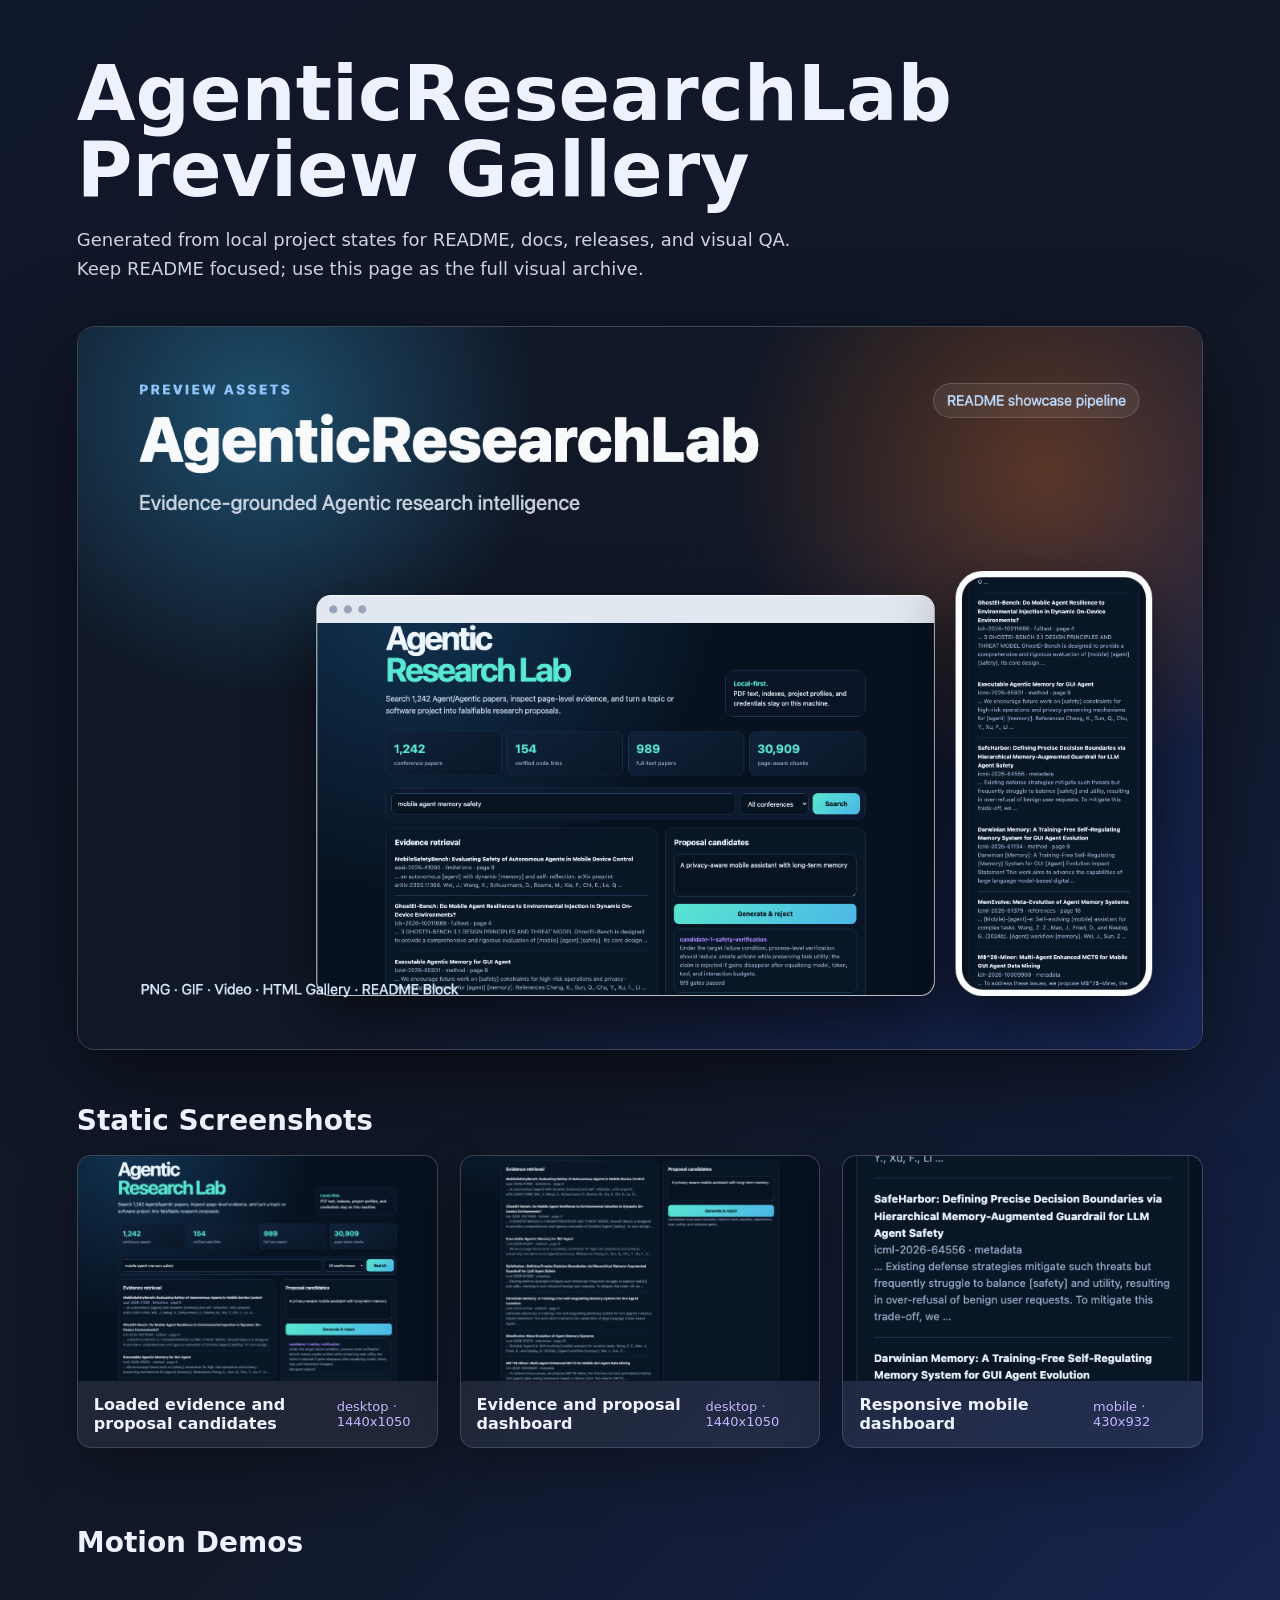
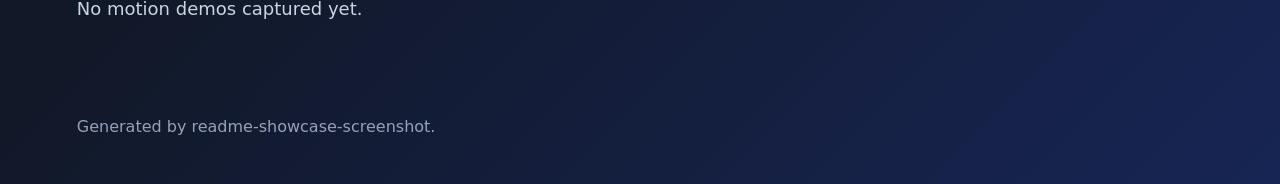
<file: docs/readme-assets/gallery.html>
<!doctype html>
<html lang="en">
<head>
<meta charset="utf-8" />
<meta name="viewport" content="width=device-width,initial-scale=1" />
<title>AgenticResearchLab Preview Gallery</title>
<style>
:root{color-scheme:dark;--bg:#101827;--panel:#172033;--text:#eef2ff;--muted:#a5b4fc;--line:#334155;--accent:#38bdf8}*{box-sizing:border-box}body{margin:0;background:linear-gradient(135deg,#0f172a,#111827 55%,#172554);color:var(--text);font-family:Inter,ui-sans-serif,system-ui,-apple-system,BlinkMacSystemFont,"Segoe UI",sans-serif}header{padding:56px min(6vw,80px) 24px}h1{font-size:clamp(38px,6vw,76px);line-height:1;margin:0;letter-spacing:0}p{font-size:18px;color:#cbd5e1;max-width:760px;line-height:1.6}.hero-preview{padding:0 min(6vw,80px) 28px}.hero-preview img{width:100%;max-width:1180px;border-radius:18px;border:1px solid #ffffff33;box-shadow:0 28px 90px #0008}.section{padding:22px min(6vw,80px) 56px}h2{font-size:28px;margin:0 0 18px}.grid{display:grid;grid-template-columns:repeat(auto-fit,minmax(280px,1fr));gap:22px}.card{background:#ffffff10;border:1px solid #ffffff24;border-radius:14px;overflow:hidden;box-shadow:0 20px 60px #0005}.card img,.card video{display:block;width:100%;aspect-ratio:16/10;object-fit:cover;background:#020617}.video-card video{aspect-ratio:16/9}.card div{display:flex;justify-content:space-between;gap:12px;padding:14px 16px;align-items:center}.card span{font-size:13px;color:#c4b5fd}.card a{color:#7dd3fc}footer{padding:20px min(6vw,80px) 48px;color:#94a3b8}
</style>
</head>
<body>
<header>
  <h1>AgenticResearchLab Preview Gallery</h1>
  <p>Generated from local project states for README, docs, releases, and visual QA. Keep README focused; use this page as the full visual archive.</p>
</header>
<section class="hero-preview"><img src="hero.png" alt="AgenticResearchLab"></section>
<section class="section">
  <h2>Static Screenshots</h2>
  <div class="grid"><article class="card">
  <img src="dashboard-hero.png" alt="Loaded evidence and proposal candidates" loading="lazy">
  <div><strong>Loaded evidence and proposal candidates</strong><span>desktop · 1440x1050</span></div>
</article>
<article class="card">
  <img src="dashboard-desktop.png" alt="Evidence and proposal dashboard" loading="lazy">
  <div><strong>Evidence and proposal dashboard</strong><span>desktop · 1440x1050</span></div>
</article>
<article class="card">
  <img src="dashboard-mobile.png" alt="Responsive mobile dashboard" loading="lazy">
  <div><strong>Responsive mobile dashboard</strong><span>mobile · 430x932</span></div>
</article></div>
</section>
<section class="section">
  <h2>Motion Demos</h2>
  <div class="grid"><p>No motion demos captured yet.</p></div>
</section>
<footer>Generated by readme-showcase-screenshot.</footer>
</body>
</html>
</file>
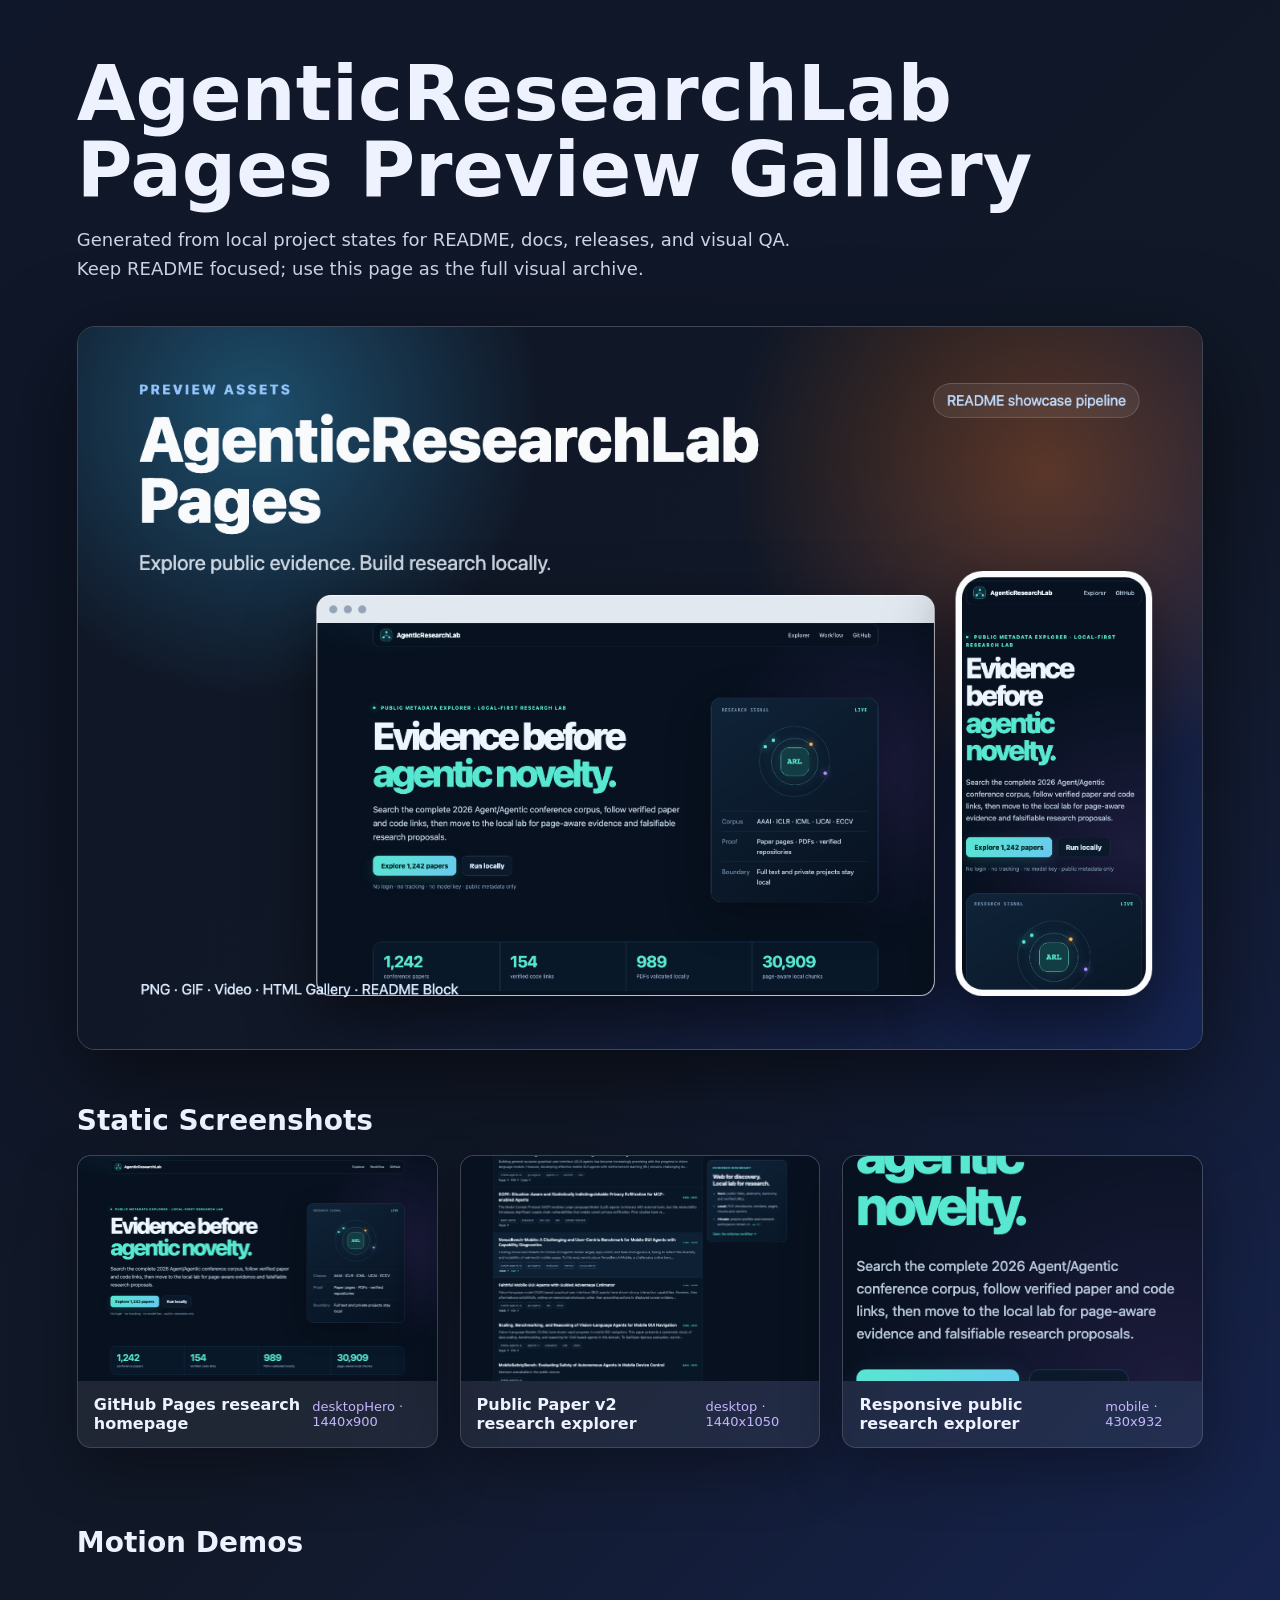
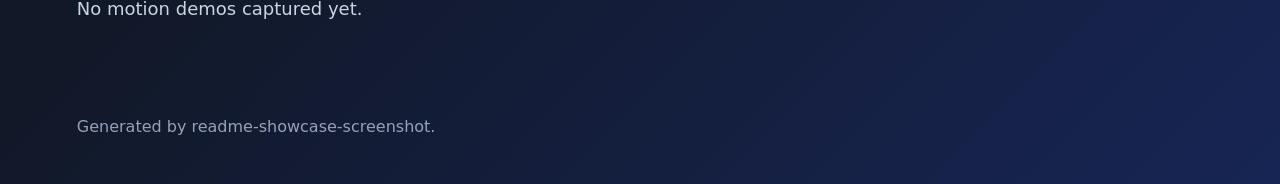
<file: docs/readme-assets/pages/gallery.html>
<!doctype html>
<html lang="en">
<head>
<meta charset="utf-8" />
<meta name="viewport" content="width=device-width,initial-scale=1" />
<title>AgenticResearchLab Pages Preview Gallery</title>
<style>
:root{color-scheme:dark;--bg:#101827;--panel:#172033;--text:#eef2ff;--muted:#a5b4fc;--line:#334155;--accent:#38bdf8}*{box-sizing:border-box}body{margin:0;background:linear-gradient(135deg,#0f172a,#111827 55%,#172554);color:var(--text);font-family:Inter,ui-sans-serif,system-ui,-apple-system,BlinkMacSystemFont,"Segoe UI",sans-serif}header{padding:56px min(6vw,80px) 24px}h1{font-size:clamp(38px,6vw,76px);line-height:1;margin:0;letter-spacing:0}p{font-size:18px;color:#cbd5e1;max-width:760px;line-height:1.6}.hero-preview{padding:0 min(6vw,80px) 28px}.hero-preview img{width:100%;max-width:1180px;border-radius:18px;border:1px solid #ffffff33;box-shadow:0 28px 90px #0008}.section{padding:22px min(6vw,80px) 56px}h2{font-size:28px;margin:0 0 18px}.grid{display:grid;grid-template-columns:repeat(auto-fit,minmax(280px,1fr));gap:22px}.card{background:#ffffff10;border:1px solid #ffffff24;border-radius:14px;overflow:hidden;box-shadow:0 20px 60px #0005}.card img,.card video{display:block;width:100%;aspect-ratio:16/10;object-fit:cover;background:#020617}.video-card video{aspect-ratio:16/9}.card div{display:flex;justify-content:space-between;gap:12px;padding:14px 16px;align-items:center}.card span{font-size:13px;color:#c4b5fd}.card a{color:#7dd3fc}footer{padding:20px min(6vw,80px) 48px;color:#94a3b8}
</style>
</head>
<body>
<header>
  <h1>AgenticResearchLab Pages Preview Gallery</h1>
  <p>Generated from local project states for README, docs, releases, and visual QA. Keep README focused; use this page as the full visual archive.</p>
</header>
<section class="hero-preview"><img src="hero.png" alt="AgenticResearchLab Pages"></section>
<section class="section">
  <h2>Static Screenshots</h2>
  <div class="grid"><article class="card">
  <img src="pages-home.png" alt="GitHub Pages research homepage" loading="lazy">
  <div><strong>GitHub Pages research homepage</strong><span>desktopHero · 1440x900</span></div>
</article>
<article class="card">
  <img src="pages-explorer.png" alt="Public Paper v2 research explorer" loading="lazy">
  <div><strong>Public Paper v2 research explorer</strong><span>desktop · 1440x1050</span></div>
</article>
<article class="card">
  <img src="pages-mobile.png" alt="Responsive public research explorer" loading="lazy">
  <div><strong>Responsive public research explorer</strong><span>mobile · 430x932</span></div>
</article></div>
</section>
<section class="section">
  <h2>Motion Demos</h2>
  <div class="grid"><p>No motion demos captured yet.</p></div>
</section>
<footer>Generated by readme-showcase-screenshot.</footer>
</body>
</html>
</file>
